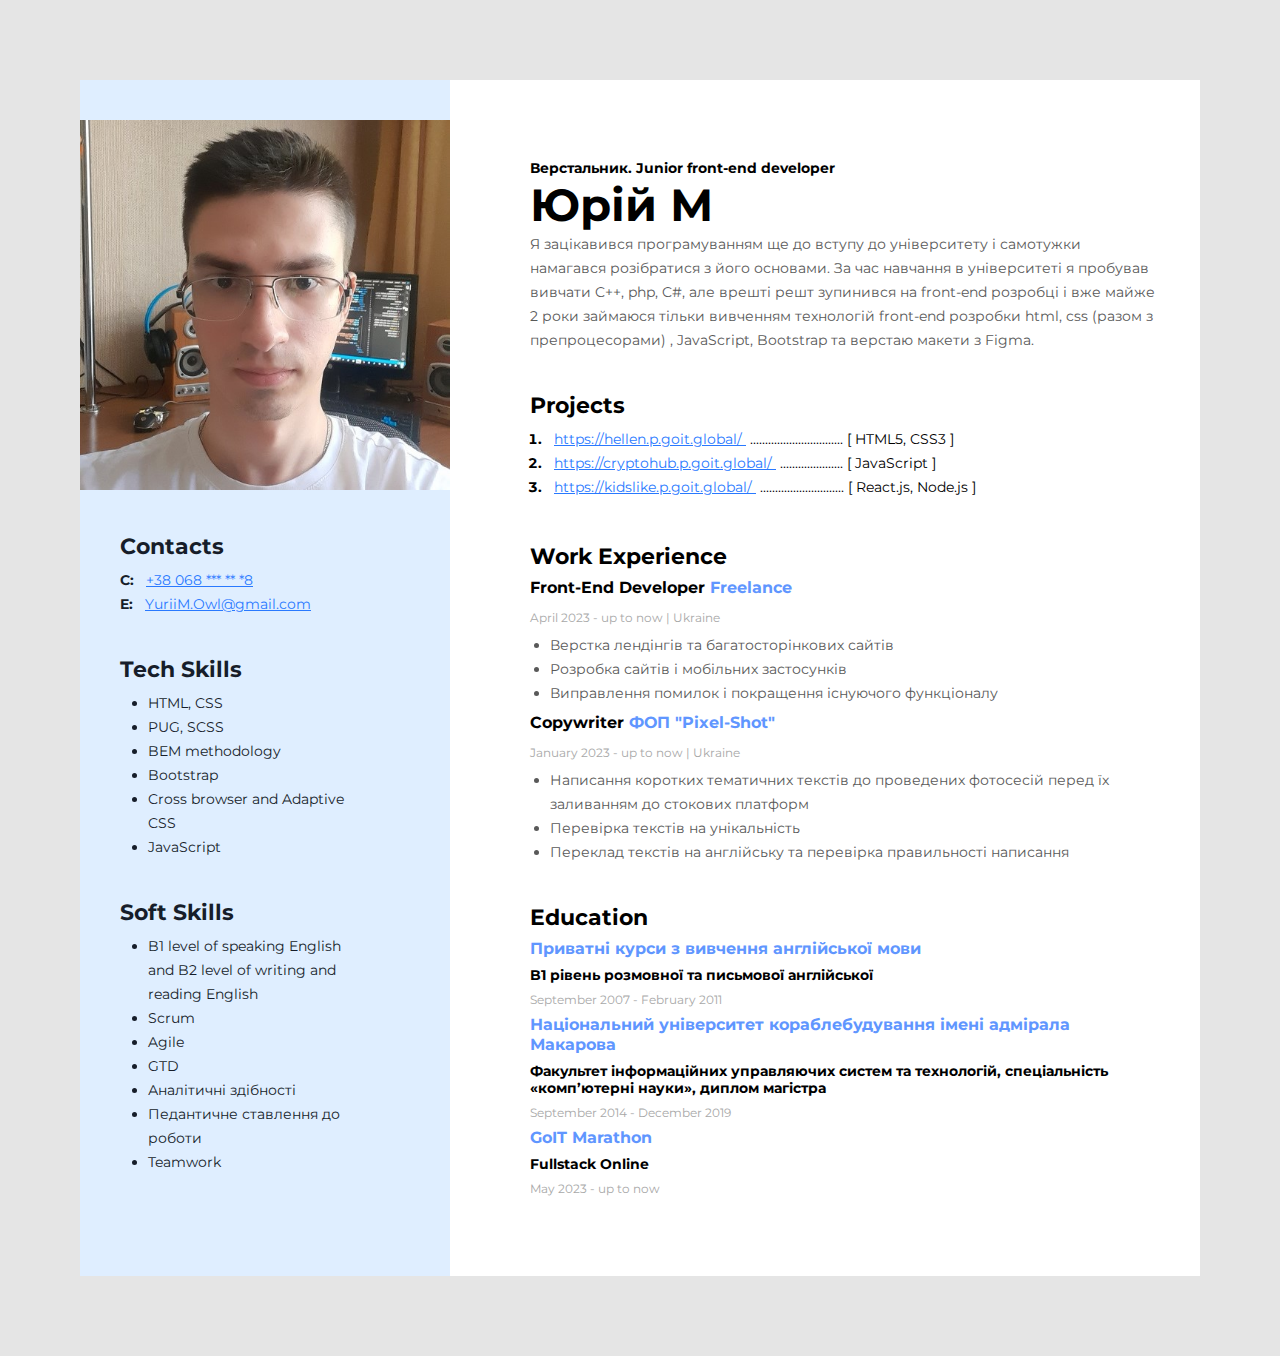
<file: index.html>
<!DOCTYPE html>
<html lang="en">
    <head>
        <meta charset="UTF-8" />
        <meta http-equiv="X-UA-Compatible" content="IE=edge" />
        <meta name="viewport" content="width=device-width, initial-scale=1.0" />
        <!-- Favicon -->
        <link rel="shortcut icon" href="./favicon.ico" type="image/x-icon" />
        <!-- Fonts -->
        <link
            href="https://fonts.googleapis.com/css?family=Montserrat:regular,700&display=swap"
            rel="stylesheet"
        />
        <!-- Reset -->
        <link rel="stylesheet" href="./styles/reset.css" />
        <!-- Styles -->
        <link rel="stylesheet" href="./styles/main.css" />
        <title>My resume</title>
    </head>
    <body>
        <div class="wrapper block-sizing">
            <!-- ! Main content -->
            <main class="main-content">
                <!-- ! About me -->
                <div class="about">
                    <h2 class="about__profession">
                        Верстальник. Junior front-end developer
                    </h2>
                    <h1 class="about__name">Юрій М</h1>
                    <p class="about__summary">
                        Я зацікавився програмуванням ще до вступу до
                        університету і самотужки намагався розібратися з його
                        основами. За час навчання в університеті я пробував
                        вивчати C++, php, C#, але врешті решт зупинився на
                        front-end розробці і вже майже 2 роки займаюся тільки
                        вивченням технологій front-end розробки html, css (разом
                        з препроцесорами) , JavaScript, Bootstrap та верстаю
                        макети з Figma.
                    </p>
                </div>
                <!-- ! Projects -->
                <div class="projects">
                    <h3 class="main-content__block-title">Projects</h3>
                    <ol class="projects__list">
                        <li class="projects__item">
                            <a
                                class="projects__link"
                                href="https://hellen.p.goit.global/"
                                rel="noopener"
                                target="_blank"
                                >https://hellen.p.goit.global/ </a
                            ><span
                                >............................... [ HTML5, CSS3
                                ]</span
                            >
                        </li>
                        <li class="projects__item">
                            <a
                                class="projects__link"
                                href="https://cryptohub.p.goit.global/"
                                rel="noopener"
                                target="_blank"
                                >https://cryptohub.p.goit.global/ </a
                            ><span>..................... [ JavaScript ]</span>
                        </li>
                        <li class="projects__item">
                            <a
                                class="projects__link"
                                href="https://kidslike.p.goit.global/"
                                rel="noopener"
                                target="_blank"
                                >https://kidslike.p.goit.global/ </a
                            ><span
                                >............................ [ React.js,
                                Node.js ]</span
                            >
                        </li>
                    </ol>
                </div>
                <!-- ! Work Experience -->
                <div class="work-experience">
                    <h3 class="main-content__block-title">Work Experience</h3>
                    <!-- Company 1 -->

                    <!-- Company 2 -->
                    <div class="work-experience__activity-container">
                        <h4 class="work-experience__activity-title">
                            Front-End Developer <span>Freelance</span>
                        </h4>
                        <p class="work-experience__period">
                            April 2023 - up to now | Ukraine
                        </p>
                        <ul class="work-experience__duties-list">
                            <li class="work-experience__duties-item">
                                Верстка лендінгів та багатосторінкових сайтів
                            </li>
                            <li class="work-experience__duties-item">
                                Розробка сайтів і мобільних застосунків
                            </li>
                            <li class="work-experience__duties-item">
                                Виправлення помилок і покращення існуючого
                                функціоналу
                            </li>
                        </ul>
                    </div>
                    <!-- Company 3 -->
                    <div class="work-experience__activity-container">
                        <h4 class="work-experience__activity-title">
                            Copywriter <span>ФОП "Pixel-Shot"</span>
                        </h4>
                        <p class="work-experience__period">
                            January 2023 - up to now | Ukraine
                        </p>
                        <ul class="work-experience__duties-list">
                            <li class="work-experience__duties-item">
                                Написання коротких тематичних текстів до
                                проведених фотосесій перед їх заливанням до
                                стокових платформ
                            </li>
                            <li class="work-experience__duties-item">
                                Перевірка текстів на унікальність
                            </li>
                            <li class="work-experience__duties-item">
                                Переклад текстів на англійську та перевірка
                                правильності написання
                            </li>
                        </ul>
                    </div>
                </div>
                <!-- ! Education -->
                <div class="education">
                    <h3 class="main-content__block-title">Education</h3>
                    <div class="education__container">
                        <h4 class="education__title">
                            Приватні курси з вивчення англійської мови
                        </h4>
                        <h5 class="education__subtitle">
                            B1 рівень розмовної та письмової англійської
                        </h5>
                        <p class="education__period">
                            September 2007 - February 2011
                        </p>
                    </div>
                    <!-- University -->
                    <div class="education__container">
                        <h4 class="education__title">
                            Національний університет кораблебудування імені
                            адмірала Макарова
                        </h4>
                        <h5 class="education__subtitle">
                            Факультет інформаційних управляючих систем та
                            технологій, спеціальність «комп’ютерні науки»,
                            диплом магістра
                        </h5>
                        <p class="education__period">
                            September 2014 - December 2019
                        </p>
                    </div>
                    <!-- Courses -->
                    <div class="education__container">
                        <h4 class="education__title">GoIT Marathon</h4>
                        <h5 class="education__subtitle">Fullstack Online</h5>
                        <p class="education__period">May 2023 - up to now</p>
                    </div>
                </div>
            </main>
            <!-- ! Sidebar -->
            <aside class="sidebar">
                <!-- Photo -->
                <img
                    class="sidebar__photo"
                    src="./assets/img/resume-photo.jpg"
                    alt="My Photo"
                />
                <div class="sidebar__content">
                    <!-- My contacts -->
                    <div class="sidebar__content__block">
                        <h3>Contacts</h3>
                        <ul class="sidebar__contacts-list">
                            <li class="sidebar__contacts-list__item">
                                C:
                                <a href="tel:+380888888888"
                                    >+38 068 *** ** *8</a
                                >
                            </li>
                            <li class="sidebar__contacts-list__item">
                                E:
                                <a href="mailto:yuriim.owl@gmail.com"
                                    >YuriiM.Owl@gmail.com</a
                                >
                            </li>
                        </ul>
                    </div>
                    <!-- Tech Skills -->
                    <div class="sidebar__content__block">
                        <h3>Tech Skills</h3>
                        <ul class="sidebar__skills-list">
                            <li class="sidebar__skills-list__item">
                                HTML, CSS
                            </li>
                            <li class="sidebar__skills-list__item">
                                PUG, SCSS
                            </li>
                            <li class="sidebar__skills-list__item">
                                BEM methodology
                            </li>
                            <li class="sidebar__skills-list__item">
                                Bootstrap
                            </li>
                            <li class="sidebar__skills-list__item">
                                Cross browser and Adaptive CSS
                            </li>
                            <li class="sidebar__skills-list__item">
                                JavaScript
                            </li>
                            <!-- <li class="sidebar__skills-list__item">React.js</li> -->
                        </ul>
                    </div>
                    <!-- Soft Skills -->
                    <div class="sidebar__content__block">
                        <h3>Soft Skills</h3>
                        <ul class="sidebar__skills-list">
                            <li class="sidebar__skills-list__item">
                                B1 level of speaking English and B2 level of
                                writing and reading English
                            </li>
                            <li class="sidebar__skills-list__item">Scrum</li>
                            <li class="sidebar__skills-list__item">Agile</li>
                            <li class="sidebar__skills-list__item">GTD</li>
                            <li class="sidebar__skills-list__item">
                                Аналітичні здібності
                            </li>
                            <li class="sidebar__skills-list__item">
                                Педантичне ставлення до роботи
                            </li>
                            <li class="sidebar__skills-list__item">Teamwork</li>
                        </ul>
                    </div>
                </div>
            </aside>
        </div>
    </body>
</html>
</file>
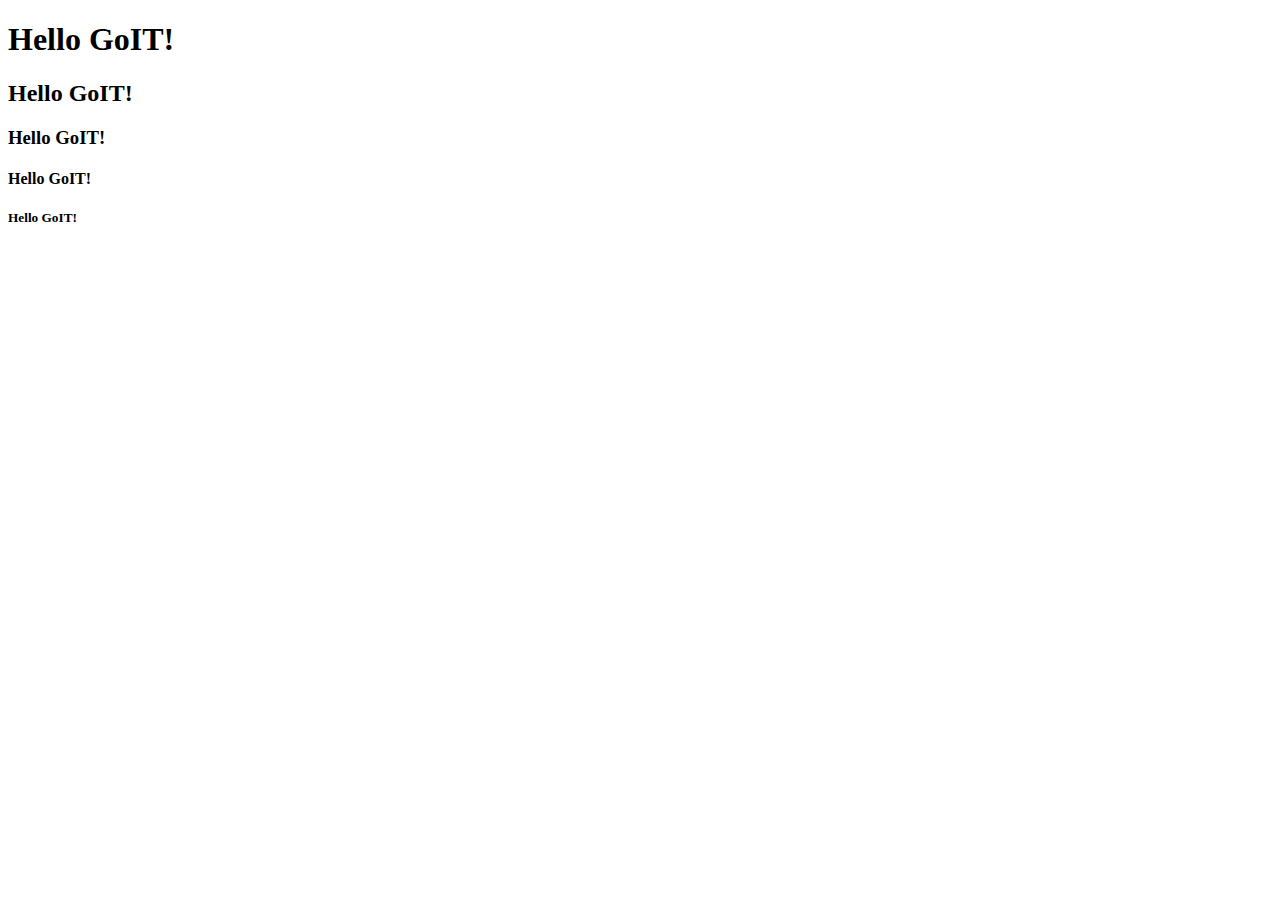
<file: .history/index_20230527022006.html>
<!DOCTYPE html>
<html lang="en">
  <head>
    <meta charset="UTF-8" />
    <meta http-equiv="X-UA-Compatible" content="IE=edge" />
    <meta name="viewport" content="width=device-width, initial-scale=1.0" />
    <title>Resume</title>
  </head>
  <body>
    <h1>Hello GoIT!</h1>
    <h2>Hello GoIT!</h2>
    <h3>Hello GoIT!</h3>
    <h4>Hello GoIT!</h4>
    <h5>Hello GoIT!</h5>
  </body>
</html>
</file>
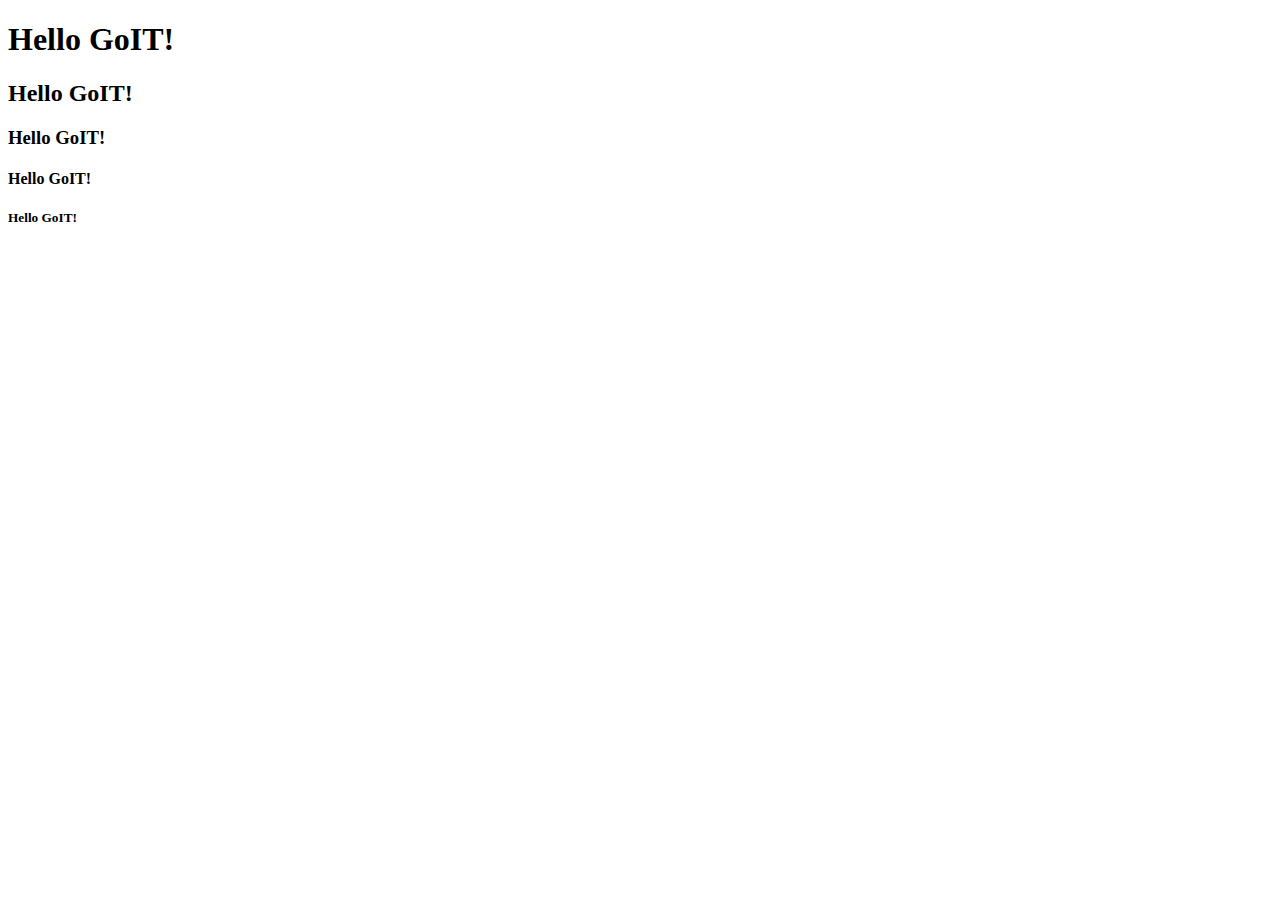
<file: .history/index_20230527022331.html>
<!DOCTYPE html>
<html lang="en">
  <head>
    <meta charset="UTF-8" />
    <meta http-equiv="X-UA-Compatible" content="IE=edge" />
    <meta name="viewport" content="width=device-width, initial-scale=1.0" />
    <title>My resume</title>
  </head>
  <body>
    <h1>Hello GoIT!</h1>
    <h2>Hello GoIT!</h2>
    <h3>Hello GoIT!</h3>
    <h4>Hello GoIT!</h4>
    <h5>Hello GoIT!</h5>
  </body>
</html>
</file>
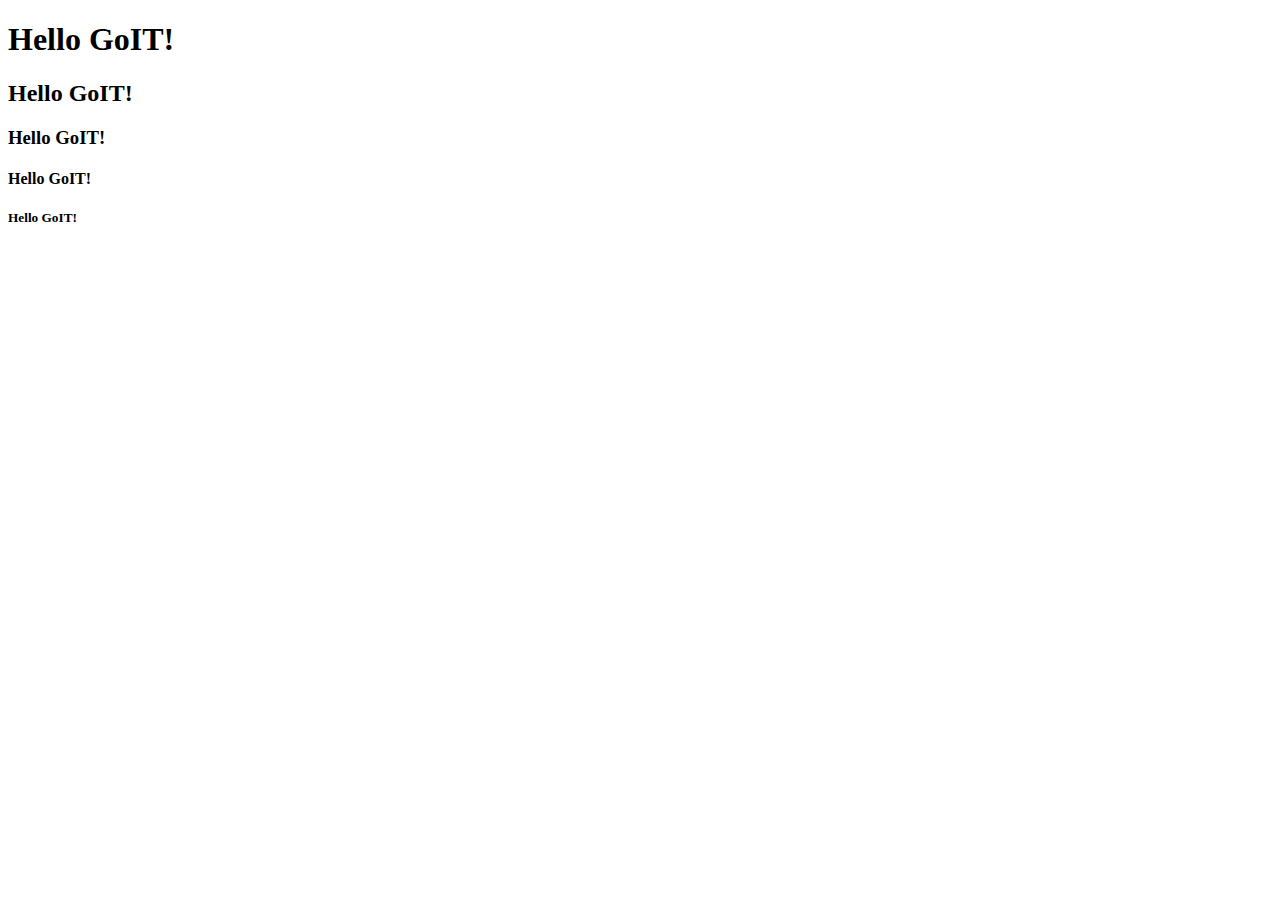
<file: .history/index_20230528004908.html>
<!DOCTYPE html>
<html lang="en">
  <head>
    <meta charset="UTF-8" />
    <meta http-equiv="X-UA-Compatible" content="IE=edge" />
    <meta name="viewport" content="width=device-width, initial-scale=1.0" />
    <link rel="shortcut icon" href="./favicon.ico" type="image/x-icon" />
    <title>My resume</title>
  </head>
  <body>
    <h1>Hello GoIT!</h1>
    <h2>Hello GoIT!</h2>
    <h3>Hello GoIT!</h3>
    <h4>Hello GoIT!</h4>
    <h5>Hello GoIT!</h5>
  </body>
</html>
</file>
<file: styles/main.css>
*,
::before,
::after {
  margin: 0;
  padding: 0;
  box-sizing: border-box;
}

html,
body {
  min-height: 100%;
  padding: 40px 40px 40px 40px;
  background-color: #e5e5e5;
  font-family: "Montserrat", sans-serif;
}

.wrapper {
  display: flex;
  flex-direction: row-reverse;
  background-color: #fff;
}

.block-sizing {
  max-width: 1200px;
  margin: 0 auto;
}

img {
  width: 100%;
}

ul {
  list-style-type: none;
}

a {
  text-decoration: none;
}

.main-content {
  padding: 80px 40px 80px 80px;
}
.main-content__block-title {
  font-style: normal;
  font-weight: 700;
  font-size: 22px;
  line-height: 27px;
  color: #000000;
  margin: 0 0 8px;
}

.about {
  margin: 0 0 40px;
}
.about__profession {
  font-style: normal;
  font-weight: 700;
  font-size: 14px;
  line-height: 17px;
  color: #000000;
}
.about__name {
  font-style: normal;
  font-weight: 700;
  font-size: 45px;
  line-height: 55px;
}
.about__summary {
  font-style: normal;
  font-weight: 400;
  font-size: 14px;
  line-height: 24px;
  color: #595959;
}

.projects {
  margin: 0 0 44px;
}
.projects__list {
  padding: 0 0 0 16px;
}
.projects__item {
  font-style: normal;
  font-weight: 700;
  font-size: 14px;
  line-height: 24px;
  color: #000000;
  list-style: decimal;
}
.projects__item span {
  font-style: normal;
  font-weight: 400;
  font-size: 14px;
  line-height: 24px;
  color: #000000;
  margin: 0 0 0 4px;
}
.projects__link {
  font-style: normal;
  font-weight: 400;
  font-size: 14px;
  line-height: 24px;
  text-decoration-line: underline;
  color: #2979ff;
  margin: 0 0 0 8px;
  transition: 0.3s all linear;
}
.projects__link:hover {
  color: #a11313;
}

.work-experience {
  margin: 0 0 40px;
}
.work-experience__activity-container {
  margin: 0 0 8px 0;
}
.work-experience__activity-container:last-child {
  margin: 0;
}
.work-experience__activity-title {
  font-style: normal;
  font-weight: 700;
  font-size: 16px;
  line-height: 20px;
  color: #000000;
  margin: 0 0 12px;
}
.work-experience__activity-title span {
  color: #6096ff;
}
.work-experience__period {
  font-style: normal;
  font-weight: 400;
  font-size: 12px;
  line-height: 15px;
  color: #a8a8a8;
  margin: 0 0 8px;
}
.work-experience__duties-list {
  padding: 0 0 0 20px;
}
.work-experience__duties-item {
  font-style: normal;
  font-weight: 400;
  font-size: 14px;
  line-height: 24px;
  color: #595959;
  list-style-type: disc;
}

.education__container {
  margin: 0 0 8px 0;
}
.education__container:last-child {
  margin: 0;
}
.education__title {
  font-style: normal;
  font-weight: 700;
  font-size: 16px;
  line-height: 20px;
  color: #6096ff;
  margin: 0 0 8px;
}
.education__subtitle {
  font-style: normal;
  font-weight: 700;
  font-size: 14px;
  line-height: 17px;
  color: #000000;
  margin: 0 0 8px;
}
.education__period {
  font-style: normal;
  font-weight: 400;
  font-size: 12px;
  line-height: 15px;
  color: #a8a8a8;
}

.sidebar {
  background-color: #dfeeff;
  padding: 40px 0;
}
.sidebar__photo {
  width: 370px;
}
.sidebar h3 {
  font-style: normal;
  font-weight: 700;
  font-size: 22px;
  line-height: 27px;
  color: #161d2a;
  margin: 0 0 8px;
}
.sidebar__content {
  padding: 40px 80px 0 40px;
}
.sidebar__content__block {
  margin: 0 0 40px;
}
.sidebar__contacts-list__item {
  font-style: normal;
  font-weight: 700;
  font-size: 14px;
  line-height: 24px;
  color: #161d2a;
}
.sidebar__contacts-list__item a {
  font-style: normal;
  font-weight: 400;
  font-size: 14px;
  line-height: 24px;
  text-decoration-line: underline;
  color: #2979ff;
  margin: 0 0 0 8px;
  transition: 0.3s all linear;
}
.sidebar__contacts-list__item a:hover {
  color: #a11313;
}
.sidebar__skills-list {
  padding: 0 0 0 28px;
}
.sidebar__skills-list__item {
  font-style: normal;
  font-weight: 400;
  font-size: 14px;
  line-height: 24px;
  color: #161d2a;
  list-style-type: disc;
}
</file>
